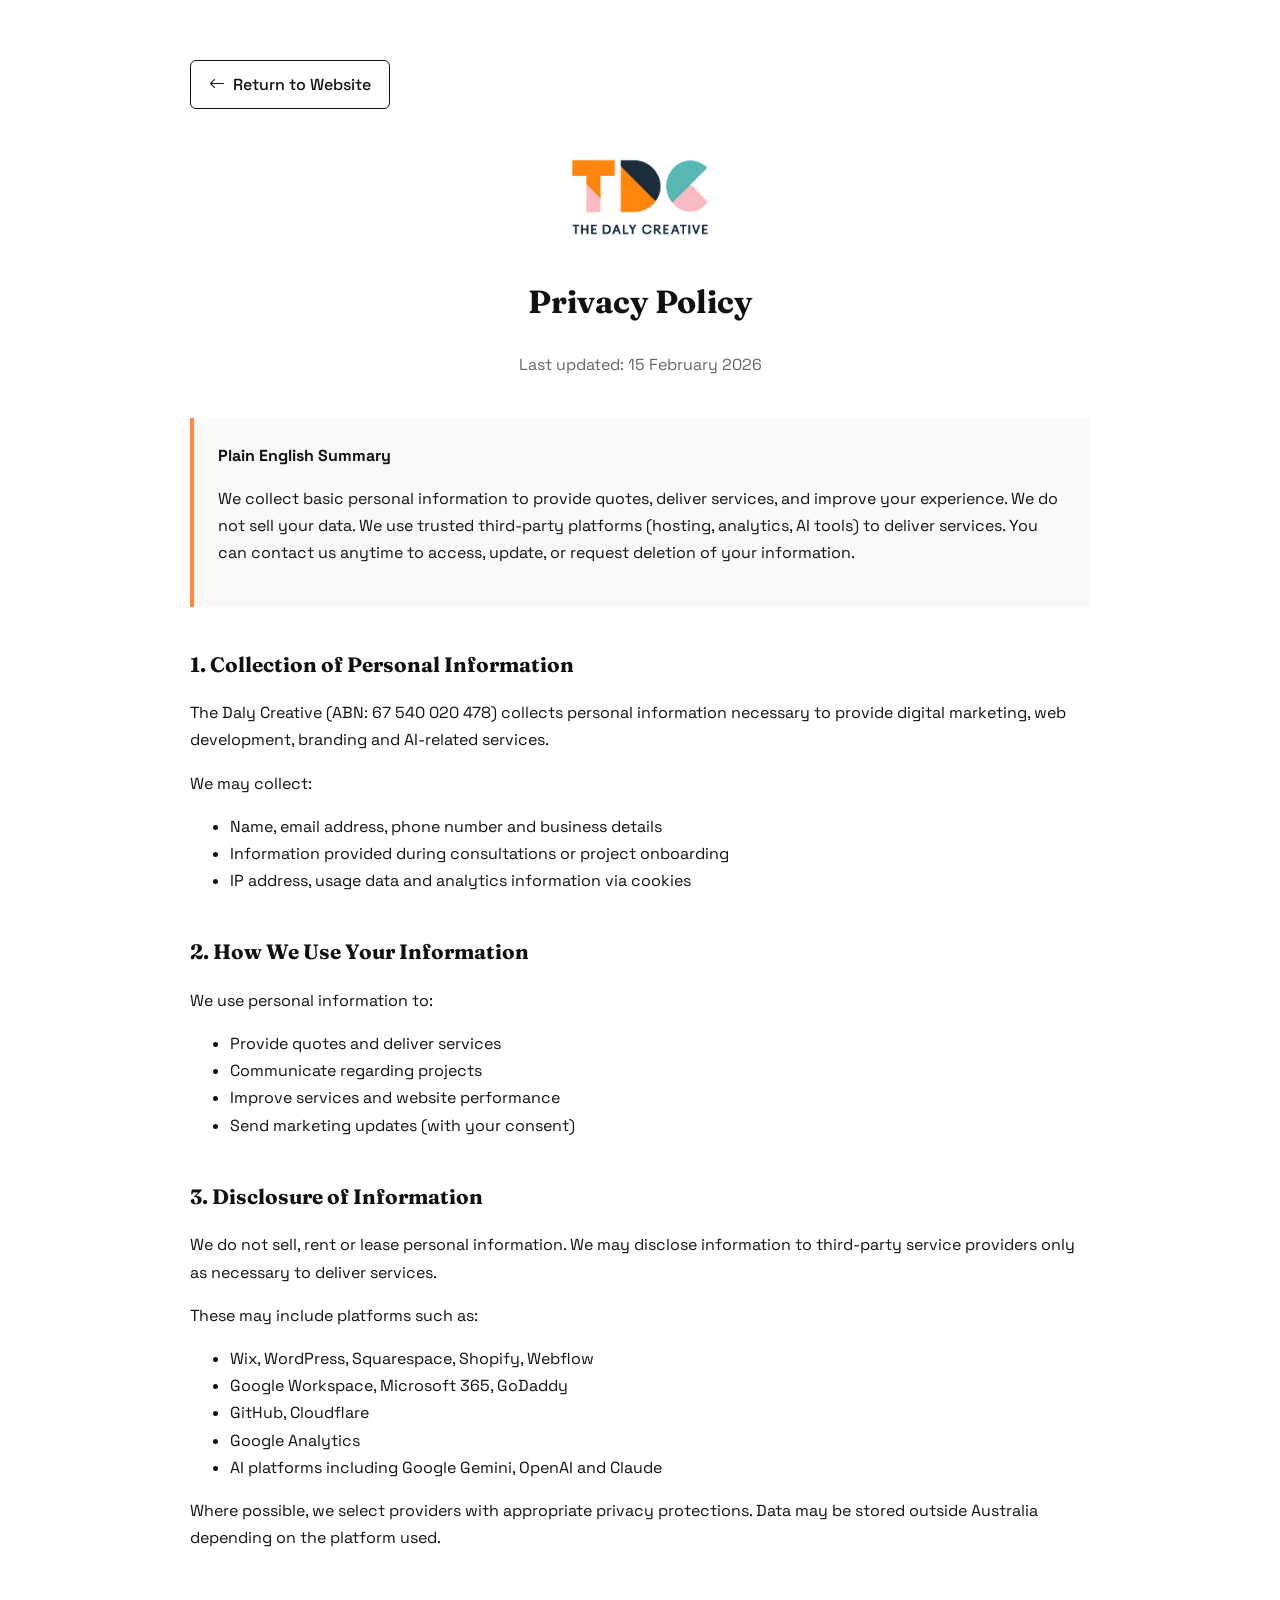
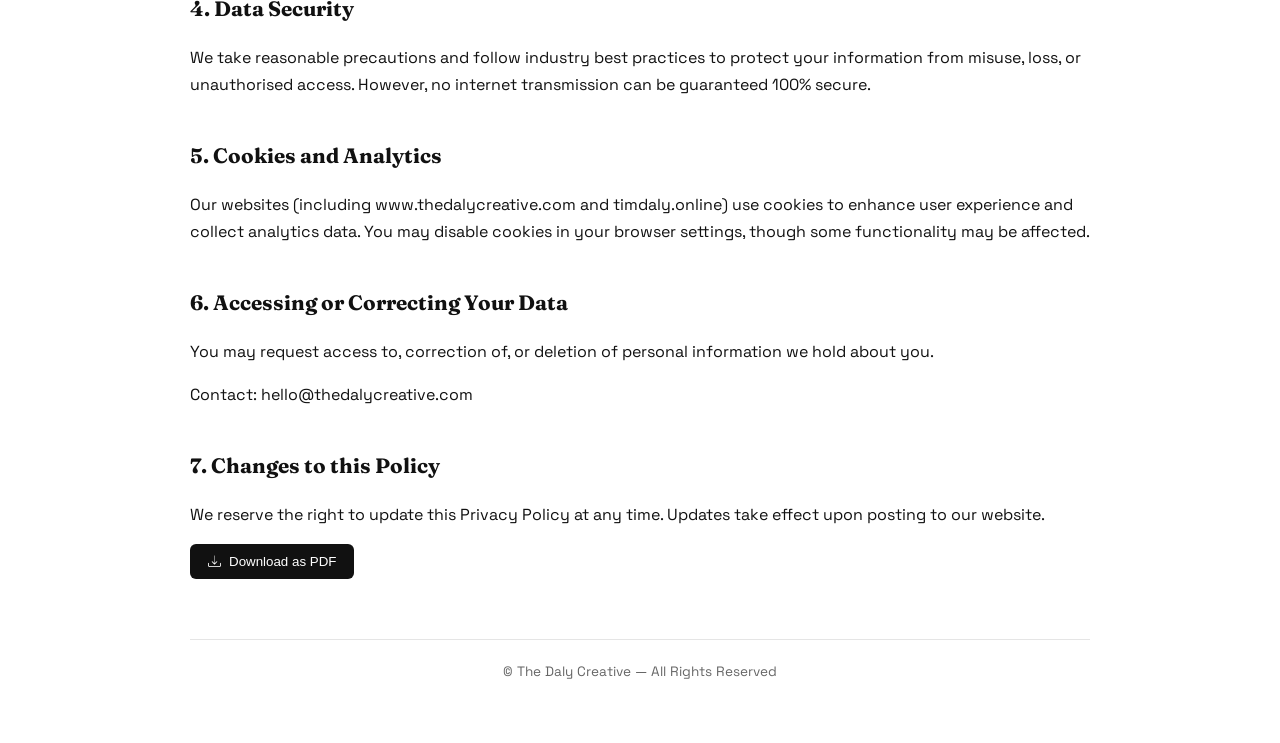
<file: privacy.html>
<!doctype html>
<html lang="en" class="scroll-smooth">
	<head>
		<meta charset="utf-8" />
		<meta name="viewport" content="width=device-width, initial-scale=1" />
		<title>Privacy Policy | The Daly Creative</title>

		<link
			href="https://fonts.googleapis.com/css2?family=Fraunces:wght@600;700&family=Space+Grotesk:wght@400;500;600&display=swap"
			rel="stylesheet"
		/>
		<link
			href="https://cdn.jsdelivr.net/npm/bootstrap-icons@1.11.3/font/bootstrap-icons.css"
			rel="stylesheet"
		/>

		<style>
			:root {
				--ink: #111;
				--muted: #666;
				--line: #e5e5e5;
				--accent: #ff8a3d;
				--bg: #fff;
				--cream: #faf9f7;
			}

			html {
				scroll-behavior: smooth;
			}

			body {
				font-family: "Space Grotesk", sans-serif;
				margin: 0;
				background: var(--bg);
				color: var(--ink);
				line-height: 1.7;
			}

			.container {
				max-width: 900px;
				margin: auto;
				padding: 60px 24px;
			}

			.top-bar {
				display: flex;
				justify-content: space-between;
				align-items: center;
				margin-bottom: 40px;
			}

			.logo {
				max-width: 160px;
			}

			.button {
				display: inline-flex;
				align-items: center;
				gap: 8px;
				padding: 10px 18px;
				background: var(--ink);
				color: #fff;
				text-decoration: none;
				border-radius: 6px;
				font-weight: 500;
				transition: 0.3s ease;
				border: none;
				cursor: pointer;
			}

			.button:hover {
				background: var(--accent);
			}

			.button-outline {
				background: transparent;
				border: 1px solid var(--ink);
				color: var(--ink);
			}

			.button-outline:hover {
				background: var(--ink);
				color: #fff;
			}

			h1,
			h2 {
				font-family: "Fraunces", serif;
			}

			h2 {
				margin-top: 40px;
				font-size: 1.3rem;
			}

			.summary {
				background: var(--cream);
				padding: 24px;
				border-left: 4px solid var(--accent);
				margin-bottom: 40px;
			}

			footer {
				margin-top: 60px;
				font-size: 0.85rem;
				color: var(--muted);
				text-align: center;
				border-top: 1px solid var(--line);
				padding-top: 20px;
			}

			/* Floating Return to Top */
			#toTop {
				position: fixed;
				bottom: 30px;
				right: 30px;
				background: var(--ink);
				color: #fff;
				border: none;
				padding: 12px 14px;
				border-radius: 50%;
				cursor: pointer;
				display: none;
				font-size: 18px;
				box-shadow: 0 4px 12px rgba(0, 0, 0, 0.15);
				transition: 0.3s ease;
			}

			#toTop:hover {
				background: var(--accent);
			}

			@media print {
				.button,
				#toTop {
					display: none;
				}
			}
		</style>
	</head>

	<body id="top">
		<div class="container">
			<div class="top-bar">
				<a href="/" class="button button-outline">
					<i class="bi bi-arrow-left"></i> Return to Website
				</a>
			</div>

			<header style="text-align: center; margin-bottom: 40px">
				<img
					src="images/tdc-logo-text-6250x3750.png"
					alt="The Daly Creative Logo"
					class="logo"
				/>
				<h1>Privacy Policy</h1>
				<p style="color: #666">Last updated: 15 February 2026</p>
			</header>

			<div class="summary">
				<strong>Plain English Summary</strong>
				<p>
					We collect basic personal information to provide quotes, deliver services,
					and improve your experience. We do not sell your data. We use trusted
					third-party platforms (hosting, analytics, AI tools) to deliver services.
					You can contact us anytime to access, update, or request deletion of your
					information.
				</p>
			</div>

			<h2>1. Collection of Personal Information</h2>
			<p>
				The Daly Creative (ABN: 67 540 020 478) collects personal information
				necessary to provide digital marketing, web development, branding and
				AI-related services.
			</p>

			<p>We may collect:</p>
			<ul>
				<li>Name, email address, phone number and business details</li>
				<li>Information provided during consultations or project onboarding</li>
				<li>IP address, usage data and analytics information via cookies</li>
			</ul>

			<h2>2. How We Use Your Information</h2>
			<p>We use personal information to:</p>
			<ul>
				<li>Provide quotes and deliver services</li>
				<li>Communicate regarding projects</li>
				<li>Improve services and website performance</li>
				<li>Send marketing updates (with your consent)</li>
			</ul>

			<h2>3. Disclosure of Information</h2>
			<p>
				We do not sell, rent or lease personal information. We may disclose
				information to third-party service providers only as necessary to deliver
				services.
			</p>

			<p>These may include platforms such as:</p>
			<ul>
				<li>Wix, WordPress, Squarespace, Shopify, Webflow</li>
				<li>Google Workspace, Microsoft 365, GoDaddy</li>
				<li>GitHub, Cloudflare</li>
				<li>Google Analytics</li>
				<li>AI platforms including Google Gemini, OpenAI and Claude</li>
			</ul>

			<p>
				Where possible, we select providers with appropriate privacy protections.
				Data may be stored outside Australia depending on the platform used.
			</p>

			<h2>4. Data Security</h2>
			<p>
				We take reasonable precautions and follow industry best practices to protect
				your information from misuse, loss, or unauthorised access. However, no
				internet transmission can be guaranteed 100% secure.
			</p>

			<h2>5. Cookies and Analytics</h2>
			<p>
				Our websites (including www.thedalycreative.com and timdaly.online) use
				cookies to enhance user experience and collect analytics data. You may
				disable cookies in your browser settings, though some functionality may be
				affected.
			</p>

			<h2>6. Accessing or Correcting Your Data</h2>
			<p>
				You may request access to, correction of, or deletion of personal
				information we hold about you.
			</p>
			<p>Contact: hello@thedalycreative.com</p>

			<h2>7. Changes to this Policy</h2>
			<p>
				We reserve the right to update this Privacy Policy at any time. Updates take
				effect upon posting to our website.
			</p>

			<button class="button" onclick="window.print()">
				<i class="bi bi-download"></i> Download as PDF
			</button>

			<footer>© The Daly Creative — All Rights Reserved</footer>
		</div>

		<button id="toTop" onclick="window.scrollTo({ top: 0, behavior: 'smooth' })">
			<i class="bi bi-arrow-up"></i>
		</button>

		<script>
			const toTopBtn = document.getElementById("toTop");

			window.addEventListener("scroll", function () {
				if (window.scrollY > 300) {
					toTopBtn.style.display = "block";
				} else {
					toTopBtn.style.display = "none";
				}
			});
		</script>
	</body>
</html>
</file>
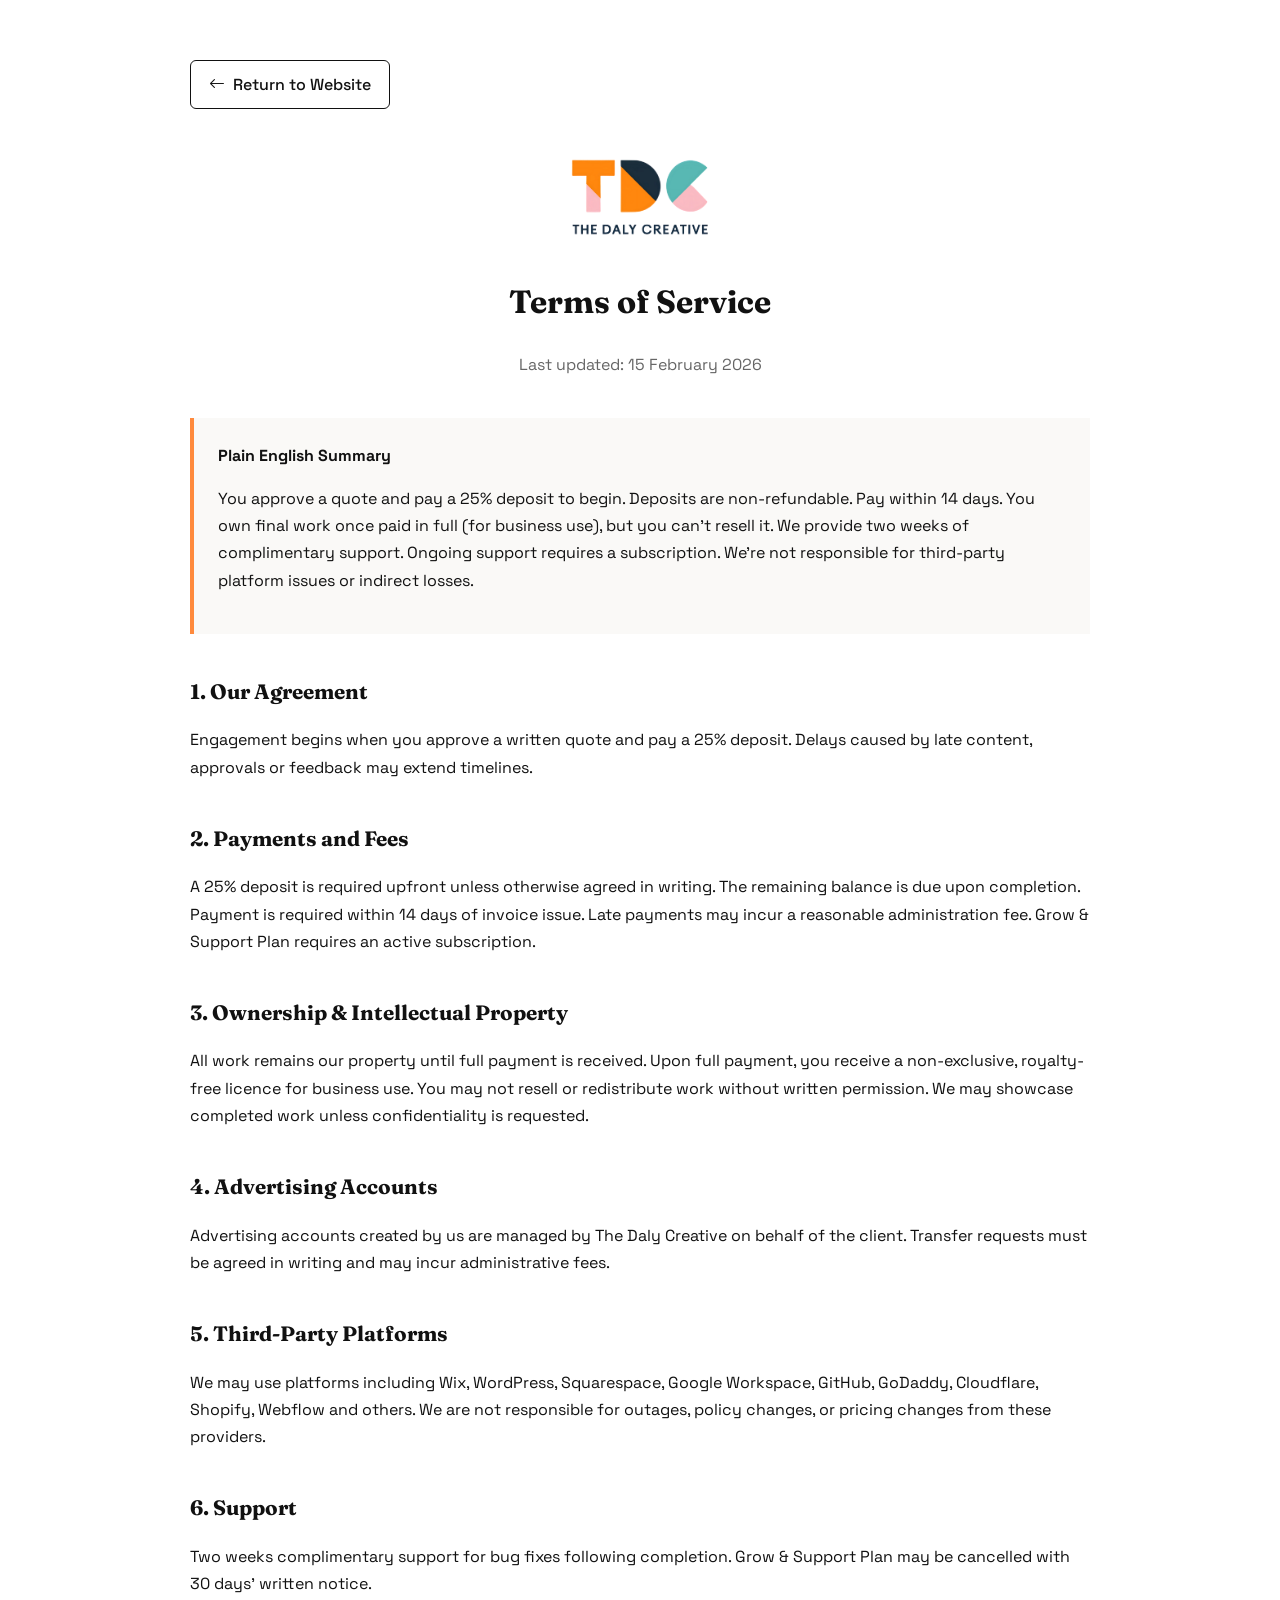
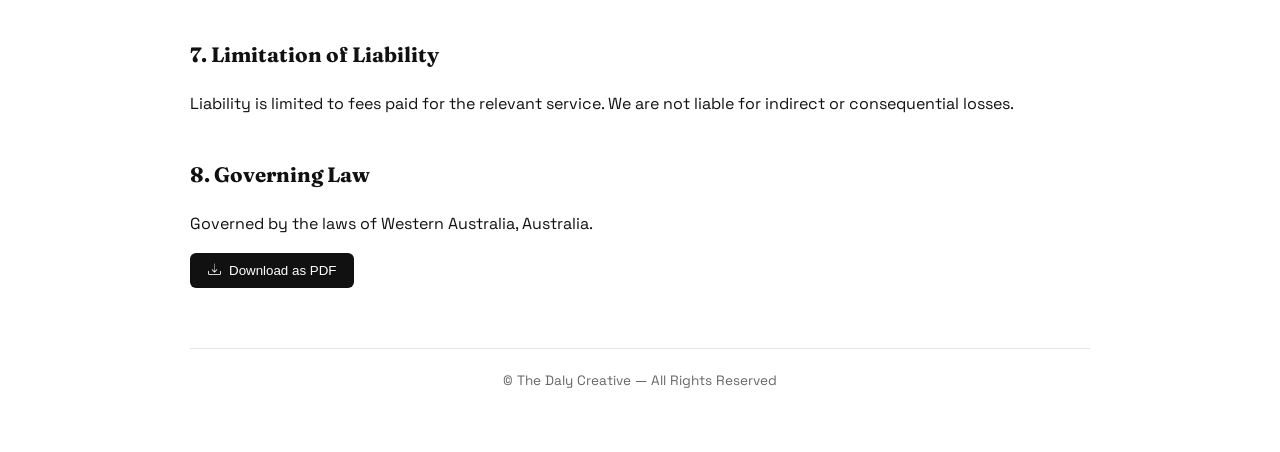
<file: terms.html>
<!doctype html>
<html lang="en" class="scroll-smooth">
	<head>
		<meta charset="utf-8" />
		<meta name="viewport" content="width=device-width, initial-scale=1" />
		<title>Terms of Service | The Daly Creative</title>

		<link
			href="https://fonts.googleapis.com/css2?family=Fraunces:wght@600;700&family=Space+Grotesk:wght@400;500;600&display=swap"
			rel="stylesheet"
		/>
		<link
			href="https://cdn.jsdelivr.net/npm/bootstrap-icons@1.11.3/font/bootstrap-icons.css"
			rel="stylesheet"
		/>

		<style>
			:root {
				--ink: #111;
				--muted: #666;
				--line: #e5e5e5;
				--accent: #ff8a3d;
				--bg: #fff;
				--cream: #faf9f7;
			}

			html {
				scroll-behavior: smooth;
			}

			body {
				font-family: "Space Grotesk", sans-serif;
				margin: 0;
				background: var(--bg);
				color: var(--ink);
				line-height: 1.7;
			}

			.container {
				max-width: 900px;
				margin: auto;
				padding: 60px 24px;
			}

			.top-bar {
				display: flex;
				justify-content: space-between;
				align-items: center;
				margin-bottom: 40px;
			}

			.logo {
				max-width: 160px;
			}

			.button {
				display: inline-flex;
				align-items: center;
				gap: 8px;
				padding: 10px 18px;
				background: var(--ink);
				color: #fff;
				text-decoration: none;
				border-radius: 6px;
				font-weight: 500;
				transition: 0.3s ease;
				border: none;
				cursor: pointer;
			}

			.button:hover {
				background: var(--accent);
			}

			.button-outline {
				background: transparent;
				border: 1px solid var(--ink);
				color: var(--ink);
			}

			.button-outline:hover {
				background: var(--ink);
				color: #fff;
			}

			h1,
			h2 {
				font-family: "Fraunces", serif;
			}

			h2 {
				margin-top: 40px;
				font-size: 1.3rem;
			}

			.summary {
				background: var(--cream);
				padding: 24px;
				border-left: 4px solid var(--accent);
				margin-bottom: 40px;
			}

			footer {
				margin-top: 60px;
				font-size: 0.85rem;
				color: var(--muted);
				text-align: center;
				border-top: 1px solid var(--line);
				padding-top: 20px;
			}

			/* Floating Return to Top */
			#toTop {
				position: fixed;
				bottom: 30px;
				right: 30px;
				background: var(--ink);
				color: #fff;
				border: none;
				padding: 12px 14px;
				border-radius: 50%;
				cursor: pointer;
				display: none;
				font-size: 18px;
				box-shadow: 0 4px 12px rgba(0, 0, 0, 0.15);
				transition: 0.3s ease;
			}

			#toTop:hover {
				background: var(--accent);
			}

			@media print {
				.button,
				#toTop {
					display: none;
				}
			}
		</style>
	</head>

	<body id="top">
		<div class="container">
			<div class="top-bar">
				<a href="/" class="button button-outline">
					<i class="bi bi-arrow-left"></i> Return to Website
				</a>
			</div>

			<header style="text-align: center; margin-bottom: 40px">
				<img
					src="images/tdc-logo-text-6250x3750.png"
					alt="The Daly Creative Logo"
					class="logo"
				/>
				<h1>Terms of Service</h1>
				<p style="color: #666">Last updated: 15 February 2026</p>
			</header>

			<div class="summary">
				<strong>Plain English Summary</strong>
				<p>
					You approve a quote and pay a 25% deposit to begin. Deposits are
					non-refundable. Pay within 14 days. You own final work once paid in full
					(for business use), but you can’t resell it. We provide two weeks of
					complimentary support. Ongoing support requires a subscription. We’re not
					responsible for third-party platform issues or indirect losses.
				</p>
			</div>

			<h2>1. Our Agreement</h2>
			<p>
				Engagement begins when you approve a written quote and pay a 25% deposit.
				Delays caused by late content, approvals or feedback may extend timelines.
			</p>

			<h2>2. Payments and Fees</h2>
			<p>
				A 25% deposit is required upfront unless otherwise agreed in writing. The
				remaining balance is due upon completion. Payment is required within 14 days
				of invoice issue. Late payments may incur a reasonable administration fee.
				Grow & Support Plan requires an active subscription.
			</p>

			<h2>3. Ownership & Intellectual Property</h2>
			<p>
				All work remains our property until full payment is received. Upon full
				payment, you receive a non-exclusive, royalty-free licence for business use.
				You may not resell or redistribute work without written permission. We may
				showcase completed work unless confidentiality is requested.
			</p>

			<h2>4. Advertising Accounts</h2>
			<p>
				Advertising accounts created by us are managed by The Daly Creative on
				behalf of the client. Transfer requests must be agreed in writing and may
				incur administrative fees.
			</p>

			<h2>5. Third-Party Platforms</h2>
			<p>
				We may use platforms including Wix, WordPress, Squarespace, Google
				Workspace, GitHub, GoDaddy, Cloudflare, Shopify, Webflow and others. We are
				not responsible for outages, policy changes, or pricing changes from these
				providers.
			</p>

			<h2>6. Support</h2>
			<p>
				Two weeks complimentary support for bug fixes following completion. Grow &
				Support Plan may be cancelled with 30 days’ written notice.
			</p>

			<h2>7. Limitation of Liability</h2>
			<p>
				Liability is limited to fees paid for the relevant service. We are not
				liable for indirect or consequential losses.
			</p>

			<h2>8. Governing Law</h2>
			<p>Governed by the laws of Western Australia, Australia.</p>

			<button class="button" onclick="window.print()">
				<i class="bi bi-download"></i> Download as PDF
			</button>

			<footer>© The Daly Creative — All Rights Reserved</footer>
		</div>

		<button id="toTop" onclick="window.scrollTo({ top: 0, behavior: 'smooth' })">
			<i class="bi bi-arrow-up"></i>
		</button>

		<script>
			const toTopBtn = document.getElementById("toTop");

			window.addEventListener("scroll", function () {
				if (window.scrollY > 300) {
					toTopBtn.style.display = "block";
				} else {
					toTopBtn.style.display = "none";
				}
			});
		</script>
	</body>
</html>
</file>
